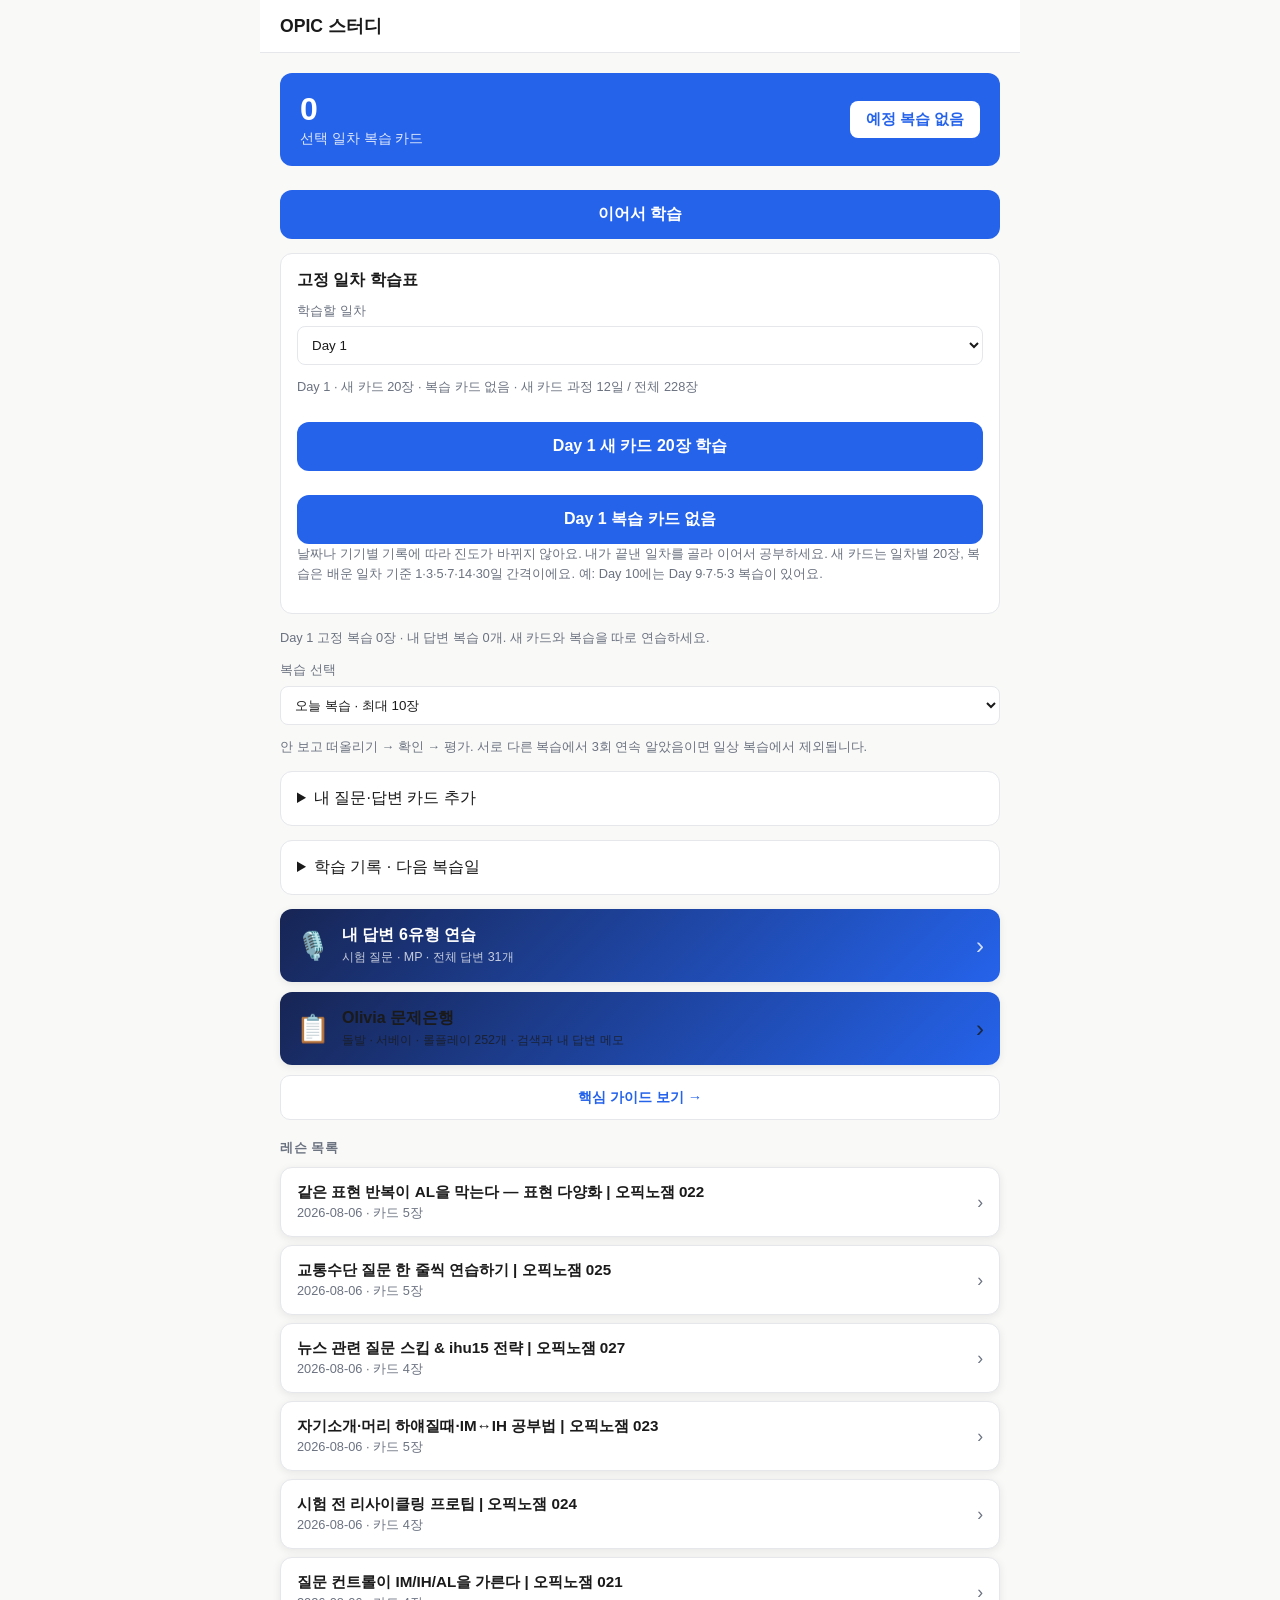
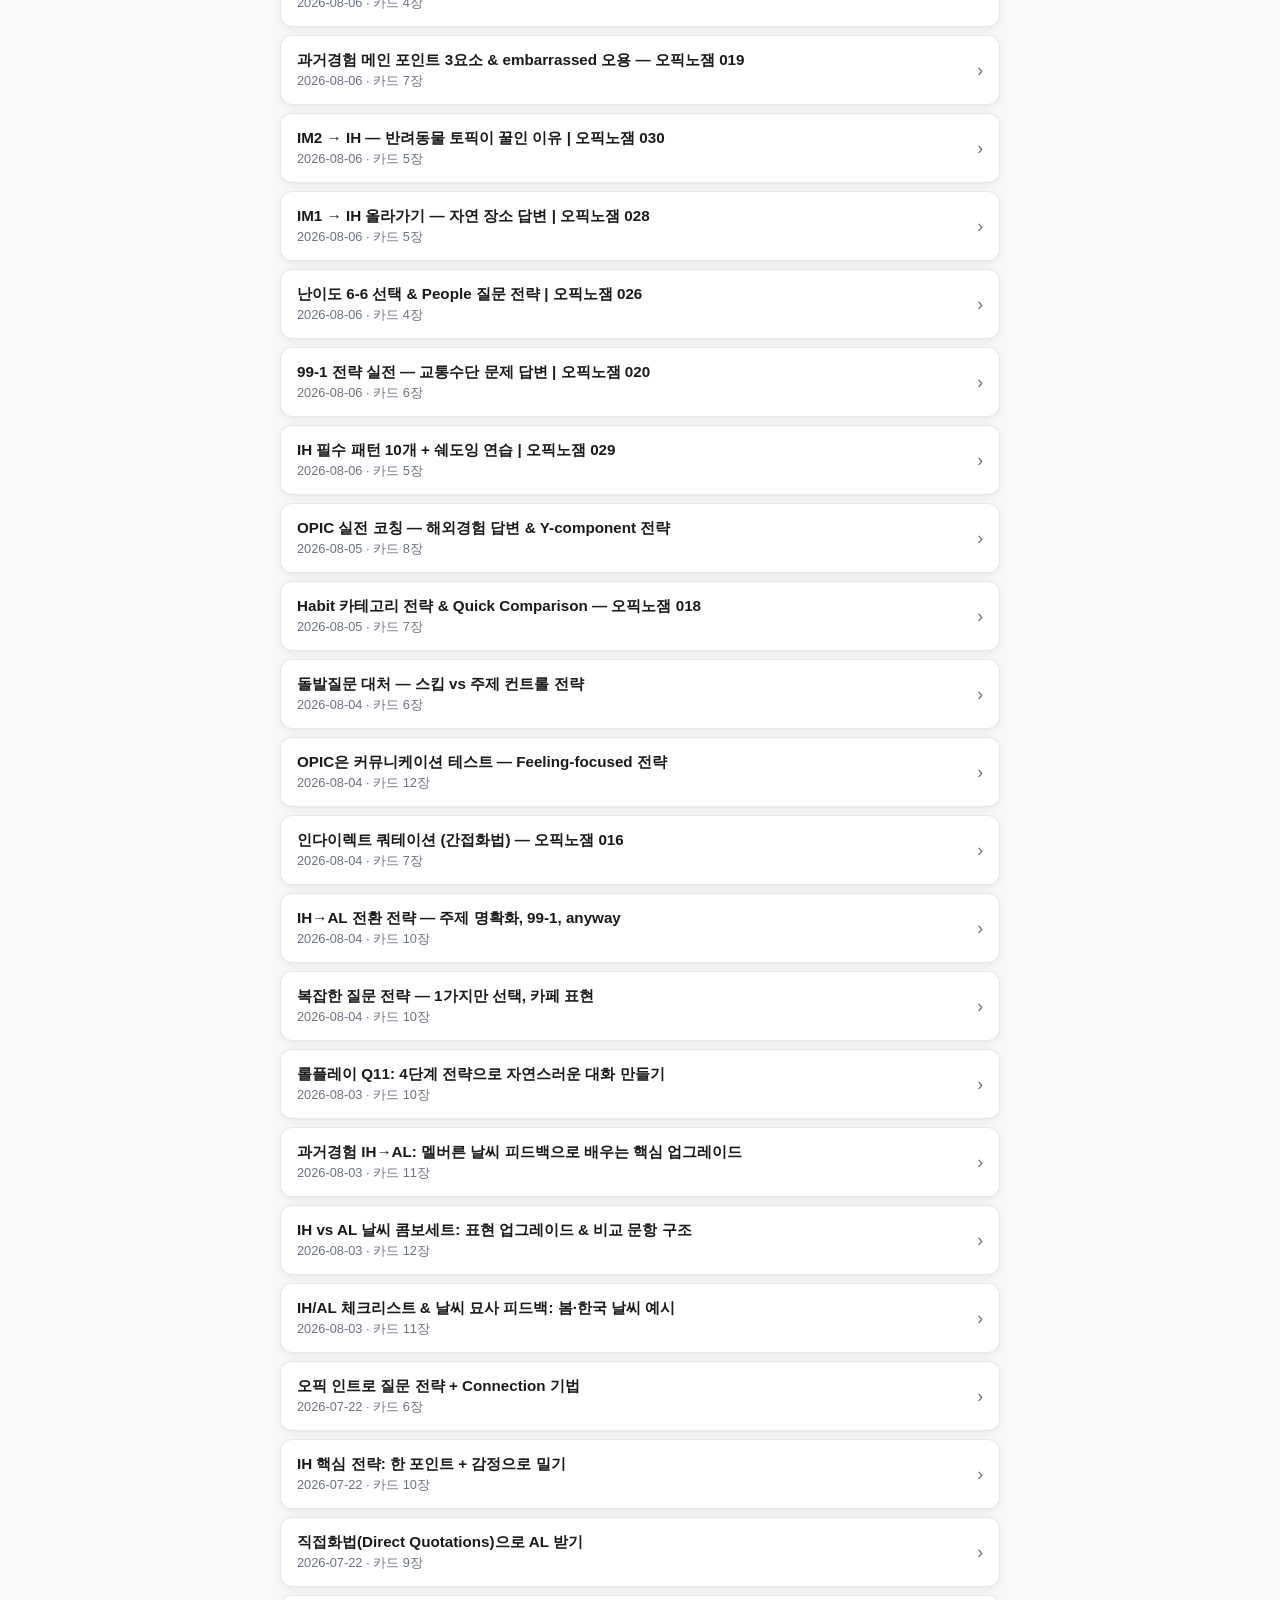
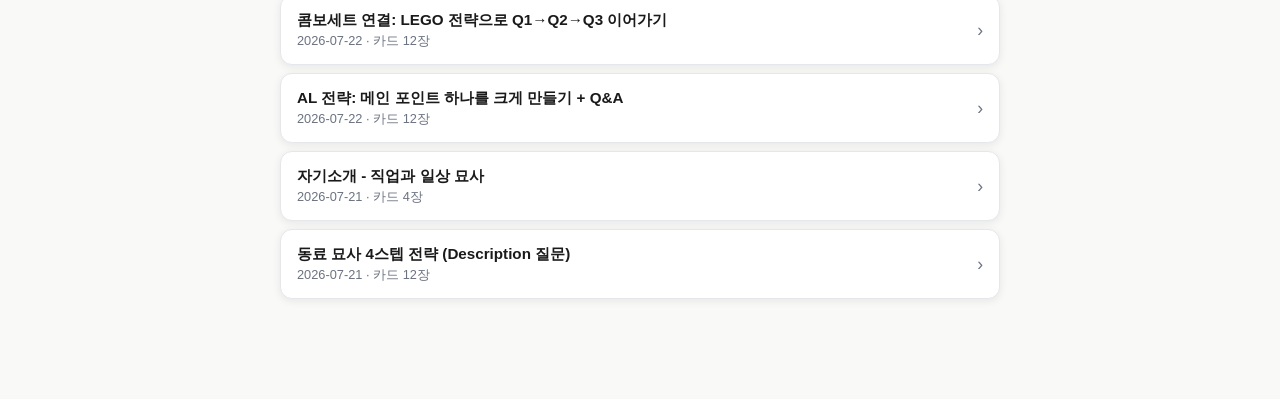
<file: docs/index.html>
<!DOCTYPE html>
<html lang="ko">
<head>
  <meta charset="UTF-8">
  <meta name="viewport" content="width=device-width, initial-scale=1.0">
  <meta name="theme-color" content="#2563eb">
  <meta name="apple-mobile-web-app-capable" content="yes">
  <meta name="apple-mobile-web-app-status-bar-style" content="default">
  <meta name="apple-mobile-web-app-title" content="OPIC 스터디">
  <title>OPIC 스터디</title>
  <link rel="manifest" href="manifest.json">
  <link rel="stylesheet" href="style.css?v=28">
</head>
<body>
  <div id="app">
    <header>
      <button class="back-btn" id="back-btn" style="display:none">‹</button>
      <h1 id="header-title">OPIC 스터디</h1>
    </header>
    <div id="home-view">
      <div class="home-section">
        <div class="due-banner">
          <div>
            <div class="count" id="due-count">…</div>
            <div class="label">선택 일차 복습 카드</div>
          </div>
          <button class="study-btn" id="study-btn">복습 시작</button>
        </div>
        <button id="resume-study-btn" class="note-study-btn" hidden>이어서 학습</button>
        <section class="study-calendar">
          <h2>고정 일차 학습표</h2>
          <label class="memory-context">학습할 일차
            <select id="course-day-picker" aria-label="학습할 일차"></select>
          </label>
          <p id="course-day" class="memory-context"></p>
          <button id="batch-study-btn" class="note-study-btn">오늘 새 카드 학습</button>
          <button id="day-review-btn" class="note-study-btn">이 일차의 복습 시작</button>
          <p class="memory-context">날짜나 기기별 기록에 따라 진도가 바뀌지 않아요. 내가 끝낸 일차를 골라 이어서 공부하세요. 새 카드는 일차별 20장, 복습은 배운 일차 기준 1·3·5·7·14·30일 간격이에요. 예: Day 10에는 Day 9·7·5·3 복습이 있어요.</p>
        </section>
        <p id="memory-today" class="memory-context" aria-live="polite"></p>
        <label class="memory-context">복습 선택
          <select id="review-mode">
            <option value="due">오늘 복습 · 최대 10장</option>
            <option value="weak">취약 카드 · 최대 10장</option>
            <option value="all">전체 카드 · 암기 완료 포함</option>
          </select>
        </label>
        <p class="memory-context">안 보고 떠올리기 → 확인 → 평가. 서로 다른 복습에서 3회 연속 알았음이면 일상 복습에서 제외됩니다.</p>
        <details class="memory-panel">
          <summary>내 질문·답변 카드 추가</summary>
          <form id="custom-card-form">
            <label class="memory-context">질문 / 한국어 힌트<input name="question" required maxlength="300"></label>
            <label class="memory-context">영어 답변<input name="answer" required maxlength="500"></label>
            <label class="memory-context">주제 / 연결할 장면<input name="topic" maxlength="100" placeholder="예: 커피 · 주말 부엌"></label>
            <button class="reveal-button" type="submit">카드 저장</button>
            <p id="custom-card-status" class="memory-context" aria-live="polite"></p>
          </form>
        </details>
        <details class="memory-panel">
          <summary>학습 기록 · 다음 복습일</summary>
          <ul id="today-study-list" class="today-study-list"><li>불러오는 중…</li></ul>
        </details>
        <button class="answer-study-entry" id="answer-study-btn">
          <span class="answer-entry-icon">🎙️</span>
          <span>
            <strong>내 답변 6유형 연습</strong>
            <small>시험 질문 · MP · 전체 답변 31개</small>
          </span>
          <span class="answer-entry-arrow">›</span>
        </button>
        <a href="questions.html" class="answer-study-entry" style="text-decoration:none;color:inherit">
          <span class="answer-entry-icon">📋</span>
          <span><strong>Olivia 문제은행</strong><small>돌발 · 서베이 · 롤플레이 252개 · 검색과 내 답변 메모</small></span>
          <span class="answer-entry-arrow">›</span>
        </a>
        <a href="guide.html" class="guide-btn">핵심 가이드 보기 →</a>
        <div class="section-title">레슨 목록</div>
        <ul class="lesson-list" id="lesson-list">
          <li class="empty"><p>레슨을 불러오는 중…</p></li>
        </ul>
      </div>
    </div>
    <div id="note-view" style="display:none">
      <div class="note-section">
        <div class="note-summary">
          <h2>핵심 요약</h2>
          <ul id="note-summary-list"></ul>
        </div>
        <div class="key-expressions">
          <h2>핵심 표현</h2>
          <ul class="expr-list" id="expr-list"></ul>
        </div>
        <button class="note-study-btn" id="note-study-btn">이 레슨 카드 복습</button>
      </div>
    </div>
    <div id="flashcard-view" style="display:none">
      <div class="flashcard-section" id="flashcard-container"></div>
    </div>
    <div id="answer-list-view" style="display:none">
      <div class="answer-study-section">
        <div class="answer-progress-card">
          <div>
            <strong id="answer-progress-count">0 / 31</strong>
            <span>학습 완료</span>
          </div>
          <button id="random-answer-btn">랜덤 연습</button>
        </div>
        <div class="answer-progress-track"><div id="answer-progress-fill"></div></div>
        <label class="answer-search">
          <span aria-hidden="true">⌕</span>
          <input id="answer-search-input" type="search" placeholder="집, 음악, 여행처럼 검색" autocomplete="off">
        </label>
        <div class="category-filters" id="category-filters">
          <button class="active" data-category="all">전체</button>
          <button data-category="D">묘사</button>
          <button data-category="H">습관</button>
          <button data-category="P">과거 경험</button>
          <button data-category="C">비교</button>
          <button data-category="R">롤플레이</button>
          <button data-category="A">고난도</button>
        </div>
        <p class="answer-result-count" id="answer-result-count"></p>
        <label class="memory-context">기억 상태
          <select id="answer-memory-filter">
            <option value="all">전체 답변</option>
            <option value="due">오늘 복습 · 새 답변 포함</option>
            <option value="weak">취약 답변</option>
            <option value="mastered">암기 완료</option>
          </select>
        </label>
        <ul class="answer-list" id="answer-list"></ul>
      </div>
    </div>
    <div id="answer-detail-view" style="display:none">
      <div class="answer-detail-section" id="answer-detail"></div>
    </div>
  </div>
  <script src="app.js?v=28"></script>
</body>
</html>
</file>
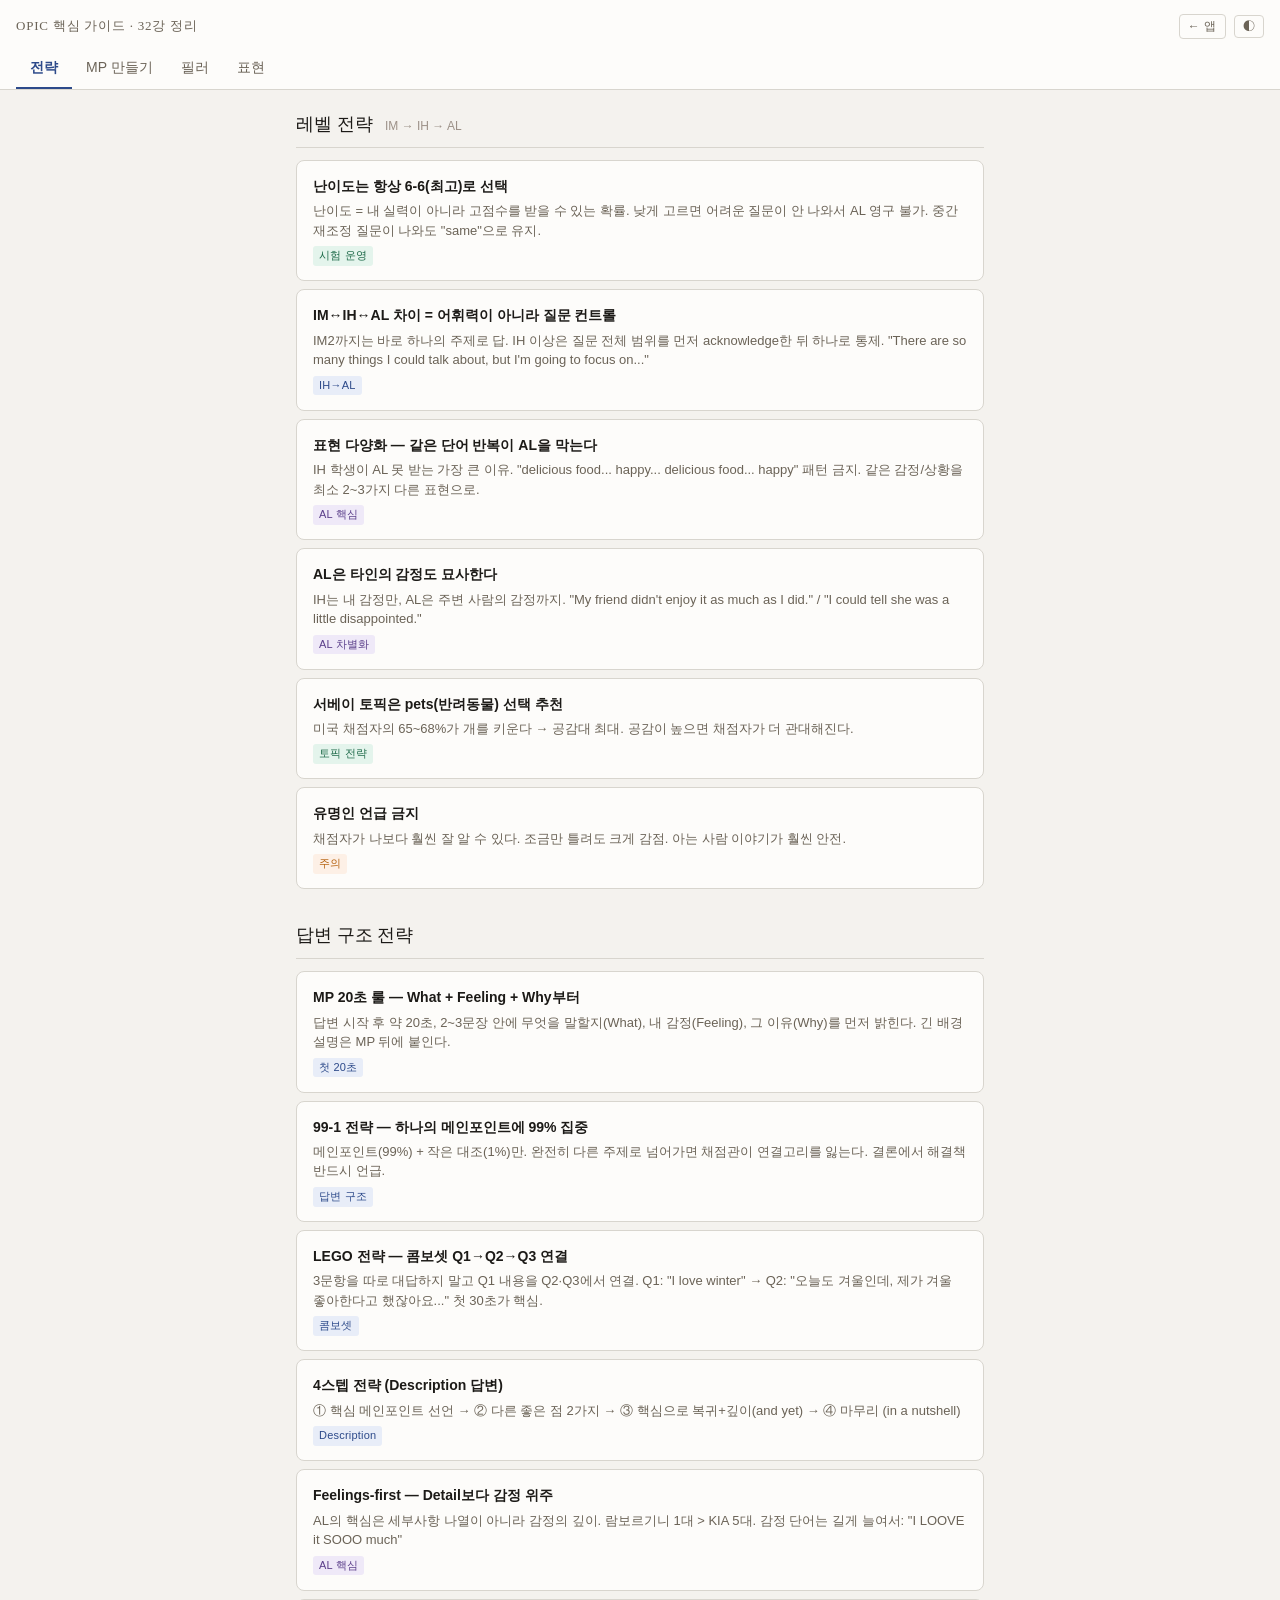
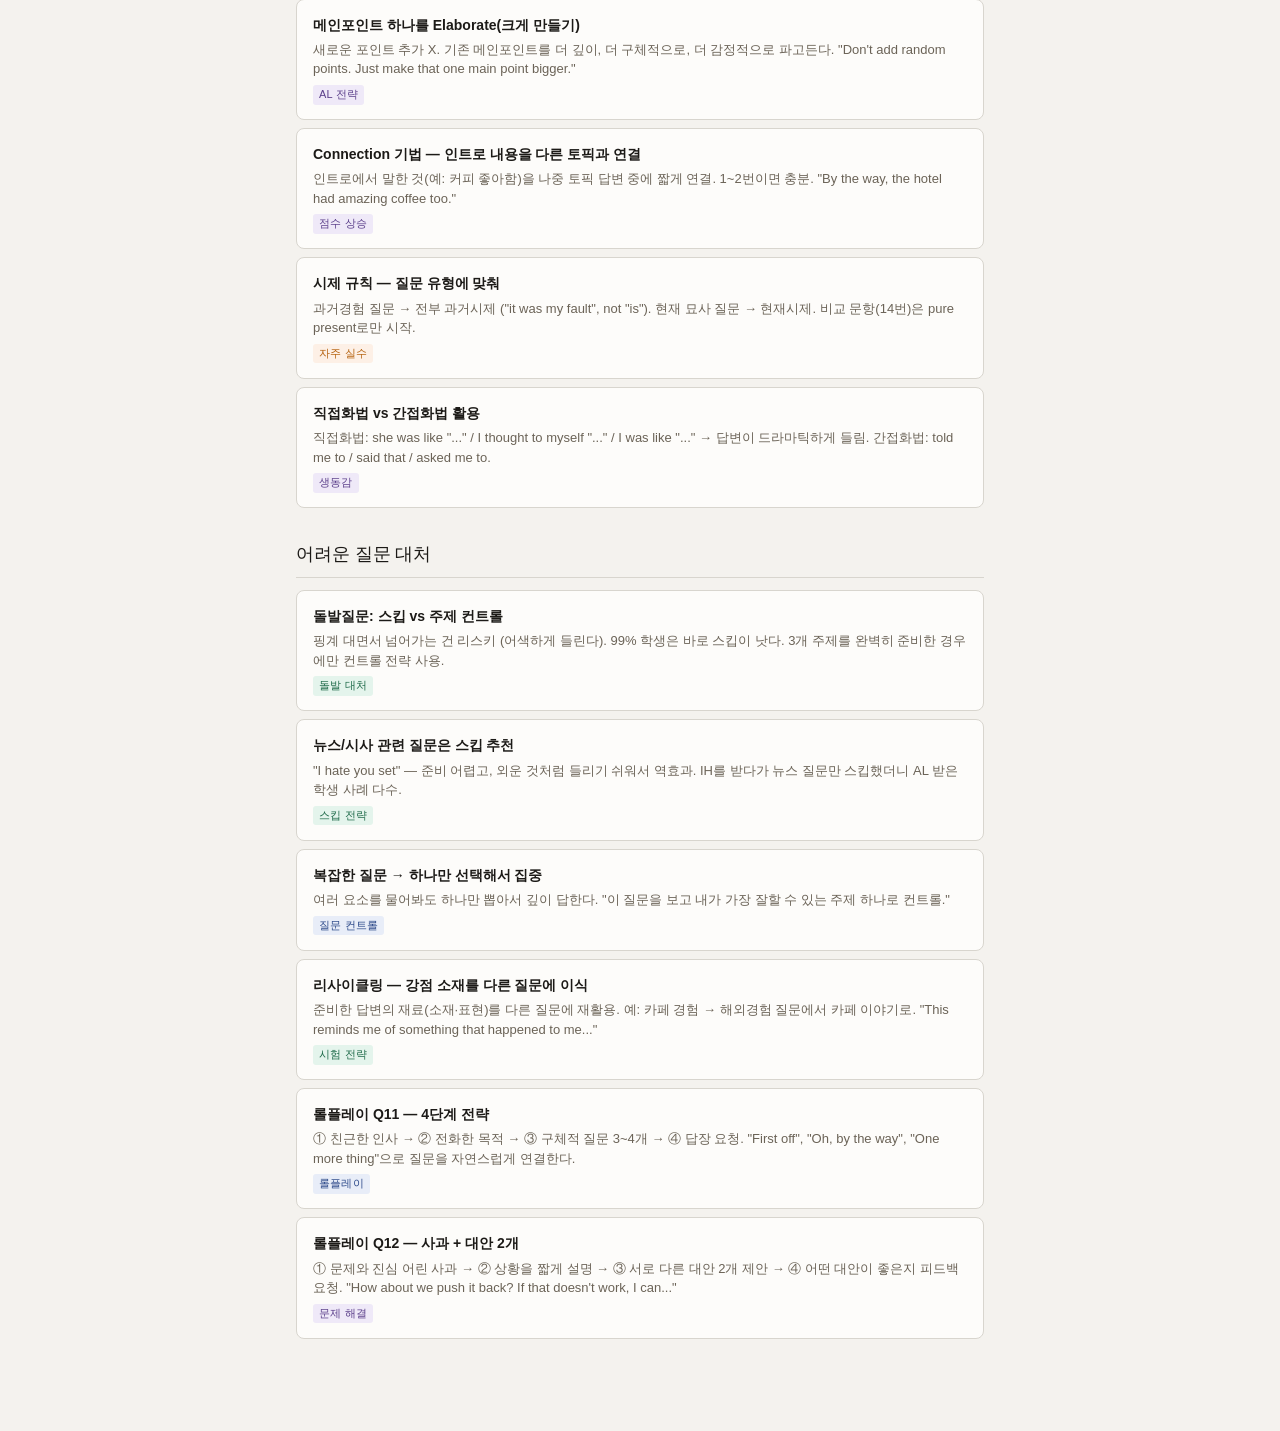
<file: docs/guide.html>
<!DOCTYPE html>
<html lang="ko">
<head>
  <meta charset="UTF-8">
  <meta name="viewport" content="width=device-width, initial-scale=1.0">
  <meta name="theme-color" content="#2D4A8A">
  <title>OPIC 핵심 가이드</title>
<style>
  :root {
    --bg: #F4F2EE;
    --surface: #FDFCFA;
    --surface2: #ECEAE5;
    --border: #D8D5CE;
    --text: #1C1A17;
    --text2: #6B6357;
    --text3: #9C9188;
    --accent: #2D4A8A;
    --accent-bg: #E8EDF8;
    --accent2: #B5620F;
    --accent2-bg: #FDF0E6;
    --green: #1F6B4A;
    --green-bg: #E4F4EC;
    --purple: #5B3F8A;
    --purple-bg: #EFE9F8;
  }
  @media (prefers-color-scheme: dark) {
    :root {
      --bg: #141210;
      --surface: #1E1C19;
      --surface2: #272420;
      --border: #353028;
      --text: #EDE9E2;
      --text2: #9C9188;
      --text3: #6B6357;
      --accent: #7A9FE0;
      --accent-bg: #1A2540;
      --accent2: #E08040;
      --accent2-bg: #2A1A0A;
      --green: #5DB88A;
      --green-bg: #0F2A1E;
      --purple: #A080D0;
      --purple-bg: #1E1530;
    }
  }
  :root[data-theme="dark"] {
    --bg: #141210;
    --surface: #1E1C19;
    --surface2: #272420;
    --border: #353028;
    --text: #EDE9E2;
    --text2: #9C9188;
    --text3: #6B6357;
    --accent: #7A9FE0;
    --accent-bg: #1A2540;
    --accent2: #E08040;
    --accent2-bg: #2A1A0A;
    --green: #5DB88A;
    --green-bg: #0F2A1E;
    --purple: #A080D0;
    --purple-bg: #1E1530;
  }
  :root[data-theme="light"] {
    --bg: #F4F2EE;
    --surface: #FDFCFA;
    --surface2: #ECEAE5;
    --border: #D8D5CE;
    --text: #1C1A17;
    --text2: #6B6357;
    --text3: #9C9188;
    --accent: #2D4A8A;
    --accent-bg: #E8EDF8;
    --accent2: #B5620F;
    --accent2-bg: #FDF0E6;
    --green: #1F6B4A;
    --green-bg: #E4F4EC;
    --purple: #5B3F8A;
    --purple-bg: #EFE9F8;
  }

  *, *::before, *::after { box-sizing: border-box; margin: 0; padding: 0; }

  body {
    background: var(--bg);
    color: var(--text);
    font-family: -apple-system, BlinkMacSystemFont, "Apple SD Gothic Neo", "Noto Sans KR", sans-serif;
    font-size: 15px;
    line-height: 1.6;
    min-height: 100vh;
  }

  .site-header {
    background: var(--surface);
    border-bottom: 1px solid var(--border);
    padding: 14px 16px 0;
    position: sticky;
    top: 0;
    z-index: 100;
  }
  .site-title {
    font-family: Georgia, "Times New Roman", serif;
    font-size: 13px;
    letter-spacing: 0.06em;
    color: var(--text2);
    text-transform: uppercase;
    margin-bottom: 12px;
    display: flex;
    justify-content: space-between;
    align-items: center;
  }
  .header-actions { display: flex; gap: 8px; align-items: center; }
  .back-link {
    background: none;
    border: 1px solid var(--border);
    border-radius: 4px;
    color: var(--text2);
    cursor: pointer;
    font-size: 12px;
    padding: 2px 8px;
    text-decoration: none;
    display: inline-block;
  }
  .theme-toggle {
    background: none;
    border: 1px solid var(--border);
    border-radius: 4px;
    color: var(--text2);
    cursor: pointer;
    font-size: 12px;
    padding: 2px 8px;
  }
  .tabs {
    display: flex;
    gap: 0;
    overflow-x: auto;
    scrollbar-width: none;
  }
  .tabs::-webkit-scrollbar { display: none; }
  .tab-btn {
    background: none;
    border: none;
    border-bottom: 2px solid transparent;
    color: var(--text2);
    cursor: pointer;
    font-size: 14px;
    font-family: inherit;
    padding: 8px 14px 10px;
    white-space: nowrap;
    transition: color 0.15s, border-color 0.15s;
    font-weight: 500;
  }
  .tab-btn:hover { color: var(--text); }
  .tab-btn.active {
    color: var(--accent);
    border-bottom-color: var(--accent);
    font-weight: 600;
  }

  .tab-panel { display: none; padding: 20px 16px 60px; max-width: 720px; margin: 0 auto; }
  .tab-panel.active { display: block; }

  .section { margin-bottom: 32px; }
  .section-title {
    font-family: Georgia, serif;
    font-size: 18px;
    font-weight: normal;
    color: var(--text);
    margin-bottom: 12px;
    padding-bottom: 8px;
    border-bottom: 1px solid var(--border);
    text-wrap: balance;
  }
  .section-title span {
    font-size: 12px;
    font-family: -apple-system, sans-serif;
    color: var(--text3);
    font-weight: normal;
    margin-left: 8px;
  }

  .strategy-card {
    background: var(--surface);
    border: 1px solid var(--border);
    border-radius: 8px;
    padding: 14px 16px;
    margin-bottom: 8px;
  }
  .strategy-card .rule { font-weight: 600; font-size: 14px; color: var(--text); margin-bottom: 4px; }
  .strategy-card .desc { font-size: 13px; color: var(--text2); line-height: 1.5; }
  .strategy-card .tag {
    display: inline-block;
    font-size: 11px;
    border-radius: 3px;
    padding: 1px 6px;
    margin-top: 6px;
    font-weight: 500;
    letter-spacing: 0.02em;
  }
  .tag-al { background: var(--purple-bg); color: var(--purple); }
  .tag-ih { background: var(--accent-bg); color: var(--accent); }
  .tag-warn { background: var(--accent2-bg); color: var(--accent2); }
  .tag-tip { background: var(--green-bg); color: var(--green); }

  .filler-group { margin-bottom: 20px; }
  .filler-label {
    font-size: 11px;
    font-weight: 700;
    letter-spacing: 0.1em;
    text-transform: uppercase;
    color: var(--text3);
    margin-bottom: 8px;
  }
  .filler-chips { display: flex; flex-wrap: wrap; gap: 6px; }
  .filler-chip {
    background: var(--surface);
    border: 1px solid var(--border);
    border-radius: 20px;
    padding: 5px 12px;
    font-size: 13px;
    line-height: 1.3;
  }
  .filler-chip .en { font-family: "Courier New", Courier, monospace; font-size: 13px; color: var(--text); font-weight: 600; }
  .filler-chip .ko { font-size: 11px; color: var(--text2); margin-left: 4px; }

  .expr-card {
    background: var(--surface);
    border: 1px solid var(--border);
    border-radius: 8px;
    padding: 12px 14px;
    margin-bottom: 6px;
  }
  .expr-card .en { font-family: "Courier New", Courier, monospace; font-size: 14px; color: var(--text); font-weight: 700; line-height: 1.4; }
  .expr-card .ko { font-size: 12px; color: var(--text2); margin-top: 3px; }
  .expr-card .note { font-size: 11.5px; color: var(--text3); margin-top: 4px; font-style: italic; }
  .expr-card .example { font-size: 12px; color: var(--accent); margin-top: 6px; padding-top: 6px; border-top: 1px solid var(--border); font-family: "Courier New", Courier, monospace; line-height: 1.45; }

  .step-row { display: flex; gap: 12px; align-items: flex-start; padding: 10px 14px; background: var(--surface); border: 1px solid var(--border); border-radius: 8px; margin-bottom: 6px; }
  .step-num { flex-shrink: 0; width: 26px; height: 26px; border-radius: 50%; background: var(--accent-bg); color: var(--accent); font-size: 13px; font-weight: 700; display: flex; align-items: center; justify-content: center; }
  .step-body .step-title { font-size: 14px; font-weight: 600; margin-bottom: 2px; }
  .step-body .step-desc { font-size: 13px; color: var(--text2); }
  .step-body .step-example { font-family: "Courier New", monospace; font-size: 12px; color: var(--accent); margin-top: 4px; }

  .formula-box { background: var(--accent-bg); border: 1px solid var(--accent); border-left: 4px solid var(--accent); border-radius: 0 8px 8px 0; padding: 12px 16px; margin-bottom: 16px; }
  .formula-box .formula-label { font-size: 10px; font-weight: 700; letter-spacing: 0.1em; text-transform: uppercase; color: var(--accent); margin-bottom: 4px; }
  .formula-box .formula-text { font-size: 15px; font-weight: 600; color: var(--text); }
  .formula-box .formula-sub { font-size: 12px; color: var(--text2); margin-top: 4px; }

  .warn-box { background: var(--accent2-bg); border-left: 4px solid var(--accent2); border-radius: 0 8px 8px 0; padding: 10px 14px; margin-bottom: 16px; font-size: 13px; color: var(--text2); }
  .warn-box strong { color: var(--accent2); }

  .divider { height: 1px; background: var(--border); margin: 24px 0; }
</style>
</head>
<body>

<header class="site-header">
  <div class="site-title">
    OPIC 핵심 가이드 · 32강 정리
    <div class="header-actions">
      <a href="index.html" class="back-link">← 앱</a>
      <button class="theme-toggle" onclick="toggleTheme()">◐</button>
    </div>
  </div>
  <nav class="tabs" role="tablist">
    <button class="tab-btn active" onclick="switchTab('strategy', this)">전략</button>
    <button class="tab-btn" onclick="switchTab('mp', this)">MP 만들기</button>
    <button class="tab-btn" onclick="switchTab('fillers', this)">필러</button>
    <button class="tab-btn" onclick="switchTab('expressions', this)">표현</button>
  </nav>
</header>

<!-- ============ TAB: 전략 ============ -->
<section id="tab-strategy" class="tab-panel active">

  <div class="section">
    <h2 class="section-title">레벨 전략 <span>IM → IH → AL</span></h2>
    <div class="strategy-card">
      <div class="rule">난이도는 항상 6-6(최고)로 선택</div>
      <div class="desc">난이도 = 내 실력이 아니라 고점수를 받을 수 있는 확률. 낮게 고르면 어려운 질문이 안 나와서 AL 영구 불가. 중간 재조정 질문이 나와도 "same"으로 유지.</div>
      <span class="tag tag-tip">시험 운영</span>
    </div>
    <div class="strategy-card">
      <div class="rule">IM↔IH↔AL 차이 = 어휘력이 아니라 질문 컨트롤</div>
      <div class="desc">IM2까지는 바로 하나의 주제로 답. IH 이상은 질문 전체 범위를 먼저 acknowledge한 뒤 하나로 통제. "There are so many things I could talk about, but I'm going to focus on..."</div>
      <span class="tag tag-ih">IH→AL</span>
    </div>
    <div class="strategy-card">
      <div class="rule">표현 다양화 — 같은 단어 반복이 AL을 막는다</div>
      <div class="desc">IH 학생이 AL 못 받는 가장 큰 이유. "delicious food... happy... delicious food... happy" 패턴 금지. 같은 감정/상황을 최소 2~3가지 다른 표현으로.</div>
      <span class="tag tag-al">AL 핵심</span>
    </div>
    <div class="strategy-card">
      <div class="rule">AL은 타인의 감정도 묘사한다</div>
      <div class="desc">IH는 내 감정만, AL은 주변 사람의 감정까지. "My friend didn't enjoy it as much as I did." / "I could tell she was a little disappointed."</div>
      <span class="tag tag-al">AL 차별화</span>
    </div>
    <div class="strategy-card">
      <div class="rule">서베이 토픽은 pets(반려동물) 선택 추천</div>
      <div class="desc">미국 채점자의 65~68%가 개를 키운다 → 공감대 최대. 공감이 높으면 채점자가 더 관대해진다.</div>
      <span class="tag tag-tip">토픽 전략</span>
    </div>
    <div class="strategy-card">
      <div class="rule">유명인 언급 금지</div>
      <div class="desc">채점자가 나보다 훨씬 잘 알 수 있다. 조금만 틀려도 크게 감점. 아는 사람 이야기가 훨씬 안전.</div>
      <span class="tag tag-warn">주의</span>
    </div>
  </div>

  <div class="section">
    <h2 class="section-title">답변 구조 전략</h2>
    <div class="strategy-card">
      <div class="rule">MP 20초 룰 — What + Feeling + Why부터</div>
      <div class="desc">답변 시작 후 약 20초, 2~3문장 안에 무엇을 말할지(What), 내 감정(Feeling), 그 이유(Why)를 먼저 밝힌다. 긴 배경 설명은 MP 뒤에 붙인다.</div>
      <span class="tag tag-ih">첫 20초</span>
    </div>
    <div class="strategy-card">
      <div class="rule">99-1 전략 — 하나의 메인포인트에 99% 집중</div>
      <div class="desc">메인포인트(99%) + 작은 대조(1%)만. 완전히 다른 주제로 넘어가면 채점관이 연결고리를 잃는다. 결론에서 해결책 반드시 언급.</div>
      <span class="tag tag-ih">답변 구조</span>
    </div>
    <div class="strategy-card">
      <div class="rule">LEGO 전략 — 콤보셋 Q1→Q2→Q3 연결</div>
      <div class="desc">3문항을 따로 대답하지 말고 Q1 내용을 Q2·Q3에서 연결. Q1: "I love winter" → Q2: "오늘도 겨울인데, 제가 겨울 좋아한다고 했잖아요..." 첫 30초가 핵심.</div>
      <span class="tag tag-ih">콤보셋</span>
    </div>
    <div class="strategy-card">
      <div class="rule">4스텝 전략 (Description 답변)</div>
      <div class="desc">① 핵심 메인포인트 선언 → ② 다른 좋은 점 2가지 → ③ 핵심으로 복귀+깊이(and yet) → ④ 마무리 (in a nutshell)</div>
      <span class="tag tag-ih">Description</span>
    </div>
    <div class="strategy-card">
      <div class="rule">Feelings-first — Detail보다 감정 위주</div>
      <div class="desc">AL의 핵심은 세부사항 나열이 아니라 감정의 깊이. 람보르기니 1대 &gt; KIA 5대. 감정 단어는 길게 늘여서: "I LOOVE it SOOO much"</div>
      <span class="tag tag-al">AL 핵심</span>
    </div>
    <div class="strategy-card">
      <div class="rule">메인포인트 하나를 Elaborate(크게 만들기)</div>
      <div class="desc">새로운 포인트 추가 X. 기존 메인포인트를 더 깊이, 더 구체적으로, 더 감정적으로 파고든다. "Don't add random points. Just make that one main point bigger."</div>
      <span class="tag tag-al">AL 전략</span>
    </div>
    <div class="strategy-card">
      <div class="rule">Connection 기법 — 인트로 내용을 다른 토픽과 연결</div>
      <div class="desc">인트로에서 말한 것(예: 커피 좋아함)을 나중 토픽 답변 중에 짧게 연결. 1~2번이면 충분. "By the way, the hotel had amazing coffee too."</div>
      <span class="tag tag-al">점수 상승</span>
    </div>
    <div class="strategy-card">
      <div class="rule">시제 규칙 — 질문 유형에 맞춰</div>
      <div class="desc">과거경험 질문 → 전부 과거시제 ("it was my fault", not "is"). 현재 묘사 질문 → 현재시제. 비교 문항(14번)은 pure present로만 시작.</div>
      <span class="tag tag-warn">자주 실수</span>
    </div>
    <div class="strategy-card">
      <div class="rule">직접화법 vs 간접화법 활용</div>
      <div class="desc">직접화법: she was like "..." / I thought to myself "..." / I was like "..." → 답변이 드라마틱하게 들림. 간접화법: told me to / said that / asked me to.</div>
      <span class="tag tag-al">생동감</span>
    </div>
  </div>

  <div class="section">
    <h2 class="section-title">어려운 질문 대처</h2>
    <div class="strategy-card">
      <div class="rule">돌발질문: 스킵 vs 주제 컨트롤</div>
      <div class="desc">핑계 대면서 넘어가는 건 리스키 (어색하게 들린다). 99% 학생은 바로 스킵이 낫다. 3개 주제를 완벽히 준비한 경우에만 컨트롤 전략 사용.</div>
      <span class="tag tag-tip">돌발 대처</span>
    </div>
    <div class="strategy-card">
      <div class="rule">뉴스/시사 관련 질문은 스킵 추천</div>
      <div class="desc">"I hate you set" — 준비 어렵고, 외운 것처럼 들리기 쉬워서 역효과. IH를 받다가 뉴스 질문만 스킵했더니 AL 받은 학생 사례 다수.</div>
      <span class="tag tag-tip">스킵 전략</span>
    </div>
    <div class="strategy-card">
      <div class="rule">복잡한 질문 → 하나만 선택해서 집중</div>
      <div class="desc">여러 요소를 물어봐도 하나만 뽑아서 깊이 답한다. "이 질문을 보고 내가 가장 잘할 수 있는 주제 하나로 컨트롤."</div>
      <span class="tag tag-ih">질문 컨트롤</span>
    </div>
    <div class="strategy-card">
      <div class="rule">리사이클링 — 강점 소재를 다른 질문에 이식</div>
      <div class="desc">준비한 답변의 재료(소재·표현)를 다른 질문에 재활용. 예: 카페 경험 → 해외경험 질문에서 카페 이야기로. "This reminds me of something that happened to me..."</div>
      <span class="tag tag-tip">시험 전략</span>
    </div>
    <div class="strategy-card">
      <div class="rule">롤플레이 Q11 — 4단계 전략</div>
      <div class="desc">① 친근한 인사 → ② 전화한 목적 → ③ 구체적 질문 3~4개 → ④ 답장 요청. "First off", "Oh, by the way", "One more thing"으로 질문을 자연스럽게 연결한다.</div>
      <span class="tag tag-ih">롤플레이</span>
    </div>
    <div class="strategy-card">
      <div class="rule">롤플레이 Q12 — 사과 + 대안 2개</div>
      <div class="desc">① 문제와 진심 어린 사과 → ② 상황을 짧게 설명 → ③ 서로 다른 대안 2개 제안 → ④ 어떤 대안이 좋은지 피드백 요청. "How about we push it back? If that doesn't work, I can..."</div>
      <span class="tag tag-al">문제 해결</span>
    </div>
  </div>

</section>

<!-- ============ TAB: MP 만들기 ============ -->
<section id="tab-mp" class="tab-panel">

  <div class="section">
    <h2 class="section-title">MP 공식</h2>
    <div class="formula-box">
      <div class="formula-label">기본 공식</div>
      <div class="formula-text">[주제] + [좋은지 / 싫은지] + [이유 한 줄]</div>
      <div class="formula-sub">첫 20초(약 2~3문장) 안에 What + Feeling + Why를 crystal clear하게</div>
    </div>
    <div class="warn-box">
      <strong>사계절 함정:</strong> 네 계절을 하나씩 설명하면 10초 낭비. "Korea has four seasons, but my favorite is fall." — 2초면 충분. OPIC 채점관은 메시지가 명확한지를 본다.
    </div>
    <div class="warn-box">
      <strong>embarrassed는 '창피한/민망한' 감정:</strong> 단순히 예상 밖이라 당황했다면 taken aback, flustered, confused가 더 정확하다. shocked는 강한 충격을 뜻한다.
    </div>
  </div>

  <div class="section">
    <h2 class="section-title">과거경험 MP 3요소</h2>
    <div class="formula-box">
      <div class="formula-label">과거경험 구조</div>
      <div class="formula-text">사건(What) + 감정(How I felt) + 이유(Why)</div>
      <div class="formula-sub">→ 상세 디테일 → 결론(그 경험의 의미)</div>
    </div>
    <div class="step-row">
      <div class="step-num">1</div>
      <div class="step-body">
        <div class="step-title">메인 포인트 선언</div>
        <div class="step-desc">무슨 일이 있었는지 + 어떤 감정이었는지 한 문장으로</div>
        <div class="step-example">"He approached me and said hello, which was really embarrassing."</div>
      </div>
    </div>
    <div class="step-row">
      <div class="step-num">2</div>
      <div class="step-body">
        <div class="step-title">감정의 이유 설명</div>
        <div class="step-desc">왜 그 감정이었는지 구체적으로 — IH와 IM을 가르는 지점</div>
        <div class="step-example">"I felt embarrassed because I didn't know what to say."</div>
      </div>
    </div>
    <div class="step-row">
      <div class="step-num">3</div>
      <div class="step-body">
        <div class="step-title">구체적 디테일</div>
        <div class="step-desc">직접화법 활용해서 생동감 추가</div>
        <div class="step-example">"I thought to myself, 'holy cow, what do I do now?'"</div>
      </div>
    </div>
    <div class="step-row">
      <div class="step-num">4</div>
      <div class="step-body">
        <div class="step-title">결론 — 경험의 의미</div>
        <div class="step-desc">Overall로 시작해서 그 경험이 나에게 어떤 의미인지</div>
        <div class="step-example">"Overall, it was embarrassing, but it made me realize how important small talk is."</div>
      </div>
    </div>
  </div>

  <div class="section">
    <h2 class="section-title">Description 4스텝</h2>
    <div class="step-row">
      <div class="step-num">1</div>
      <div class="step-body">
        <div class="step-title">핵심 메인포인트 선언</div>
        <div class="step-desc">나는 ~를 존경한다, 왜냐면 항상 ~하기 때문</div>
        <div class="step-example">"Let me tell you about one of my seniors. I really admire her because she's always so positive."</div>
      </div>
    </div>
    <div class="step-row">
      <div class="step-num">2</div>
      <div class="step-body">
        <div class="step-title">다른 좋은 점 2가지</div>
        <div class="step-desc">Text Type 다양성 확보 — 예시로 보여주기</div>
        <div class="step-example">"Of course, she has other great qualities as well. For example, she's never late for work."</div>
      </div>
    </div>
    <div class="step-row">
      <div class="step-num">3</div>
      <div class="step-body">
        <div class="step-title">핵심으로 복귀 + 깊이</div>
        <div class="step-desc">and yet / but으로 반전하면서 구체적 상황 추가</div>
        <div class="step-example">"The one thing I love about her the most is... She's actually pregnant now, and yet she never complains."</div>
      </div>
    </div>
    <div class="step-row">
      <div class="step-num">4</div>
      <div class="step-body">
        <div class="step-title">마무리</div>
        <div class="step-desc">in a nutshell / Overall로 깔끔하게 끝내기</div>
        <div class="step-example">"So yeah, that's my senior in a nutshell."</div>
      </div>
    </div>
  </div>

  <div class="section">
    <h2 class="section-title">Habit MP 구조</h2>
    <div class="formula-box">
      <div class="formula-label">Habit 카테고리</div>
      <div class="formula-text">I'm such a [X]. → 습관 묘사 → Quick Comparison → 결론</div>
      <div class="formula-sub">Quick Comparison: "It's kind of like a private cafe or bar, but..." — X는 Y와 비슷한데 다른 점은 Z다</div>
    </div>
    <div class="strategy-card">
      <div class="rule">I'm such a foodie.</div>
      <div class="desc">Habit 카테고리 메인포인트 선언 패턴. "I'm such a + 명사" → 나는 정말 ~인 사람이다. I'm such a coffee person. / I'm such a homebody.</div>
    </div>
    <div class="strategy-card">
      <div class="rule">I'm a [X] person. 패턴</div>
      <div class="desc">나의 성향/체질을 한 단어로: I'm a winter person. / I'm a people person. / I'm a sweat person (땀이 많은 체질).</div>
    </div>
  </div>

  <div class="section">
    <h2 class="section-title">Comparison 비교·변화 구조</h2>
    <div class="formula-box">
      <div class="formula-label">Comparison 카테고리</div>
      <div class="formula-text">현재 MP → 짧은 과거 → 결정적 차이 1개 → 현재 감정</div>
      <div class="formula-sub">비교 기준을 하나로 고정한다: 편리함, 비용, 취향, 기술처럼 가장 말하기 쉬운 차이 하나</div>
    </div>
    <div class="strategy-card">
      <div class="rule">현재를 먼저 선명하게 선언</div>
      <div class="desc">"These days, ordering food is incredibly convenient."처럼 현재 상태와 평가부터 말한 뒤 과거로 이동한다.</div>
    </div>
    <div class="strategy-card">
      <div class="rule">과거는 2~3문장, 감정으로 복귀</div>
      <div class="desc">과거 설명을 길게 늘이지 말고 핵심 차이를 강조한 뒤 "That's why I find it much easier now."로 현재 감정을 정리한다.</div>
    </div>
  </div>

  <div class="section">
    <h2 class="section-title">Y-component — 해외경험</h2>
    <div class="formula-box">
      <div class="formula-label">Y-component</div>
      <div class="formula-text">왜 이 경험이 내 삶에 의미 있는지 설명</div>
      <div class="formula-sub">단순 사건 나열이 아니라 나에게 어떤 영향을 줬는지까지 — AL 차별화 포인트</div>
    </div>
    <div class="strategy-card">
      <div class="rule">"I don't really remember the exact details, but..."</div>
      <div class="desc">해외경험에서 세부사항이 기억 안 날 때 자연스럽게 쓰는 표현. 이후 감정/의미로 연결.</div>
    </div>
    <div class="strategy-card">
      <div class="rule">자연 장소는 mountain 또는 beach 중 하나만</div>
      <div class="desc">여러 장소 나열 금지. 하나를 선택해서 집중. 채점관이 메인 포인트를 잃지 않게.</div>
    </div>
  </div>

</section>

<!-- ============ TAB: 필러 ============ -->
<section id="tab-fillers" class="tab-panel">

  <div class="section">
    <h2 class="section-title">생각할 때 버티는 필러</h2>
    <div class="warn-box">
      <strong>침묵(silence)은 감점 요인.</strong> 막히면 바로 필러로 채워라. <strong>mmm은 콩글리쉬</strong> — 반드시 um으로.
    </div>
    <div class="filler-group">
      <div class="filler-label">즉각 쓸 수 있는 필러</div>
      <div class="filler-chips">
        <div class="filler-chip"><span class="en">You know,</span><span class="ko">있잖아요</span></div>
        <div class="filler-chip"><span class="en">Um,</span><span class="ko">어... (mmm 아님)</span></div>
        <div class="filler-chip"><span class="en">I mean,</span><span class="ko">그러니까</span></div>
        <div class="filler-chip"><span class="en">Like,</span><span class="ko">이렇게</span></div>
        <div class="filler-chip"><span class="en">Well,</span><span class="ko">음...</span></div>
        <div class="filler-chip"><span class="en">Oh,</span><span class="ko">오 (자연스러운 반응)</span></div>
        <div class="filler-chip"><span class="en">So,</span><span class="ko">그래서</span></div>
      </div>
    </div>
    <div class="filler-group">
      <div class="filler-label">조합해서 쓰기</div>
      <div class="filler-chips">
        <div class="filler-chip"><span class="en">Well, you know,</span><span class="ko">있잖아요, 그게</span></div>
        <div class="filler-chip"><span class="en">You know, I mean,</span><span class="ko">그러니까 있잖아</span></div>
        <div class="filler-chip"><span class="en">Well, you know, first things first.</span><span class="ko">우선 먼저</span></div>
      </div>
    </div>
  </div>

  <div class="section">
    <h2 class="section-title">답변 시작 필러</h2>
    <div class="filler-group">
      <div class="filler-label">자연스러운 시작 표현</div>
      <div class="filler-chips">
        <div class="filler-chip"><span class="en">Let me tell you about...</span><span class="ko">~에 대해 얘기해볼게요</span></div>
        <div class="filler-chip"><span class="en">Here's the thing.</span><span class="ko">이게 바로 그건데요</span></div>
        <div class="filler-chip"><span class="en">Here's the deal.</span><span class="ko">이렇게 된 거예요</span></div>
        <div class="filler-chip"><span class="en">I know this might sound random, but...</span><span class="ko">뜬금없이 들릴 수도 있는데</span></div>
        <div class="filler-chip"><span class="en">Honestly,</span><span class="ko">솔직히 말해서</span></div>
      </div>
    </div>
    <div class="filler-group">
      <div class="filler-label">결론부터 여는 10개 패턴</div>
      <div class="filler-chips">
        <div class="filler-chip"><span class="en">Here's the bottom line:</span><span class="ko">결론은 이겁니다</span></div>
        <div class="filler-chip"><span class="en">Let me cut to the chase:</span><span class="ko">바로 본론부터 말하면</span></div>
        <div class="filler-chip"><span class="en">The main thing is:</span><span class="ko">가장 중요한 건</span></div>
        <div class="filler-chip"><span class="en">Put simply,</span><span class="ko">간단히 말해서</span></div>
        <div class="filler-chip"><span class="en">To keep it short,</span><span class="ko">짧게 말하자면</span></div>
        <div class="filler-chip"><span class="en">Straight up,</span><span class="ko">솔직히 말해서</span></div>
        <div class="filler-chip"><span class="en">To put it plainly,</span><span class="ko">알기 쉽게 말하면</span></div>
        <div class="filler-chip"><span class="en">Here's what really matters:</span><span class="ko">정말 중요한 건</span></div>
        <div class="filler-chip"><span class="en">If I'm honest,</span><span class="ko">솔직한 심정은</span></div>
        <div class="filler-chip"><span class="en">I'll be upfront:</span><span class="ko">솔직히 털어놓자면</span></div>
      </div>
    </div>
  </div>

  <div class="section">
    <h2 class="section-title">결론 & 전환 필러</h2>
    <div class="filler-group">
      <div class="filler-label">결론 시작</div>
      <div class="filler-chips">
        <div class="filler-chip"><span class="en">Overall,</span><span class="ko">전반적으로 / 결론은</span></div>
        <div class="filler-chip"><span class="en">Here's the bottom line.</span><span class="ko">결론은 이거예요</span></div>
        <div class="filler-chip"><span class="en">In a nutshell,</span><span class="ko">한마디로</span></div>
        <div class="filler-chip"><span class="en">So yeah,</span><span class="ko">그러니까요</span></div>
        <div class="filler-chip"><span class="en">Long story short,</span><span class="ko">짧게 말하면</span></div>
        <div class="filler-chip"><span class="en">The bottom line is...</span><span class="ko">핵심은...</span></div>
      </div>
    </div>
    <div class="filler-group">
      <div class="filler-label">메인포인트로 복귀</div>
      <div class="filler-chips">
        <div class="filler-chip"><span class="en">Anyway,</span><span class="ko">어쨌든 (주제 복귀)</span></div>
        <div class="filler-chip"><span class="en">But yeah,</span><span class="ko">하지만 결국</span></div>
        <div class="filler-chip"><span class="en">I guess what I'm trying to say is...</span><span class="ko">제가 말하려는 건...</span></div>
      </div>
    </div>
    <div class="filler-group">
      <div class="filler-label">연결 & 리사이클링</div>
      <div class="filler-chips">
        <div class="filler-chip"><span class="en">By the way,</span><span class="ko">그러고 보니</span></div>
        <div class="filler-chip"><span class="en">Speaking of which,</span><span class="ko">그 말이 나왔으니</span></div>
        <div class="filler-chip"><span class="en">That reminds me of...</span><span class="ko">그게 생각나는데</span></div>
        <div class="filler-chip"><span class="en">As I mentioned earlier,</span><span class="ko">아까 말했듯이</span></div>
        <div class="filler-chip"><span class="en">This reminds me of something that happened...</span><span class="ko">이게 제게 있었던 일이 생각나는데</span></div>
      </div>
    </div>
  </div>

  <div class="section">
    <h2 class="section-title">질문 컨트롤 필러</h2>
    <div class="filler-group">
      <div class="filler-label">복잡한 질문을 하나로 좁힐 때</div>
      <div class="filler-chips">
        <div class="filler-chip"><span class="en">There are so many things I could talk about, but I'm going to focus on...</span></div>
        <div class="filler-chip"><span class="en">When it comes to [X], the one thing that really stands out to me is...</span></div>
        <div class="filler-chip"><span class="en">Honestly, I could go on and on about this, but...</span></div>
        <div class="filler-chip"><span class="en">I think the most important thing here is...</span></div>
      </div>
    </div>
    <div class="filler-group">
      <div class="filler-label">뉴스·어려운 질문 회피</div>
      <div class="filler-chips">
        <div class="filler-chip"><span class="en">I'm not really up to date on current events.</span><span class="ko">최근 뉴스에 잘 모른다</span></div>
        <div class="filler-chip"><span class="en">I have to be honest, I don't follow the news that much.</span></div>
        <div class="filler-chip"><span class="en">That's a topic I'm not very familiar with.</span></div>
      </div>
    </div>
  </div>

</section>

<!-- ============ TAB: 표현 ============ -->
<section id="tab-expressions" class="tab-panel">

  <div class="section">
    <h2 class="section-title">자기소개 & 시작</h2>
    <div class="expr-card">
      <div class="en">Let me tell you about one of my seniors at work.</div>
      <div class="ko">직장 선배 중 한 명에 대해 얘기해볼게요</div>
      <div class="note">"I want to talk about"보다 훨씬 자연스러운 시작</div>
    </div>
    <div class="expr-card">
      <div class="en">Let me tell you a little bit about myself.</div>
      <div class="ko">제 자신에 대해 조금 말씀드리겠습니다</div>
      <div class="note">자기소개 시작 표현</div>
    </div>
    <div class="expr-card">
      <div class="en">I'm the kind of person who...</div>
      <div class="ko">저는 ~하는 타입이에요</div>
      <div class="example">I'm the kind of person who can't start the day without coffee.</div>
    </div>
    <div class="expr-card">
      <div class="en">One thing that people always notice about me is...</div>
      <div class="ko">사람들이 항상 나에 대해 알아채는 한 가지는</div>
      <div class="note">인상적인 자기소개 방식</div>
    </div>
    <div class="expr-card">
      <div class="en">I work for a mid-sized company. / I'm currently in charge of...</div>
      <div class="ko">중소기업에 다닌다 / ~을 담당하고 있다</div>
    </div>
    <div class="expr-card">
      <div class="en">I've been working there for about [X] years.</div>
      <div class="ko">약 X년 동안 거기서 일하고 있다 (현재완료 진행)</div>
    </div>
  </div>

  <div class="section">
    <h2 class="section-title">감정 표현</h2>
    <div class="expr-card">
      <div class="en">I couldn't believe how wonderful it tasted.</div>
      <div class="ko">맛이 얼마나 훌륭한지 믿을 수가 없었다</div>
      <div class="note">I couldn't believe how + 형용사 — 강한 감탄 패턴</div>
    </div>
    <div class="expr-card">
      <div class="en">Holy cow, this is amazing!</div>
      <div class="ko">와 대박이다 (wow보다 더 생동감)</div>
      <div class="example">When I got there, I thought to myself, 'holy cow, this is amazing.'</div>
    </div>
    <div class="expr-card">
      <div class="en">I was overly worried about that.</div>
      <div class="ko">그것 때문에 너무 걱정이 됐다 (overly = 지나치게)</div>
    </div>
    <div class="expr-card">
      <div class="en">It was absolutely breathtaking.</div>
      <div class="ko">숨막히게 아름다웠다</div>
      <div class="example">The view from the top was absolutely breathtaking — totally worth it.</div>
    </div>
    <div class="expr-card">
      <div class="en">It took me by surprise.</div>
      <div class="ko">깜짝 놀랐다, 예상 못 했다</div>
    </div>
    <div class="expr-card">
      <div class="en">It felt like a freezer. / Today's cold is unforgivable.</div>
      <div class="ko">냉동고 같았다 / 오늘 추위는 용납이 안 돼 (과장 표현)</div>
      <div class="note">날씨 묘사 강한 감정 표현</div>
    </div>
    <div class="expr-card">
      <div class="en">I felt completely at peace.</div>
      <div class="ko">완전히 평온한 느낌이었다</div>
      <div class="example">Standing at the top of the mountain, I felt completely at peace.</div>
    </div>
    <div class="expr-card">
      <div class="en">I'm not feeling like myself today. / I came down with something.</div>
      <div class="ko">오늘 컨디션이 평소 같지 않아 / 뭔가에 걸린 것 같아</div>
      <div class="note">"my condition is bad" 대신</div>
    </div>
    <div class="expr-card">
      <div class="en">I blanked out.</div>
      <div class="ko">머리가 새하얘졌다, 갑자기 생각이 안 났다</div>
    </div>
  </div>

  <div class="section">
    <h2 class="section-title">직접화법 & 간접화법</h2>
    <div class="expr-card">
      <div class="en">She was like, "Sam, make sure to separate everything."</div>
      <div class="ko">엄마가 ~라고 했다 (다른 사람 말 인용)</div>
      <div class="note">패턴: [사람] was like, "..."</div>
    </div>
    <div class="expr-card">
      <div class="en">I thought to myself, "holy cow, this is amazing."</div>
      <div class="ko">속으로 ~라고 생각했다 (내 생각 인용)</div>
      <div class="note">패턴: I thought to myself, "..."</div>
    </div>
    <div class="expr-card">
      <div class="en">I was like, "I can't believe how good this is."</div>
      <div class="ko">나는 ~라고 했다 (내 반응 인용)</div>
      <div class="note">패턴: I was like, "..."</div>
    </div>
    <div class="divider"></div>
    <div class="expr-card">
      <div class="en">She told me to clean my room.</div>
      <div class="ko">그녀가 방을 청소하라고 했다 (간접화법)</div>
      <div class="note">told + 사람 + to + 동사원형</div>
    </div>
    <div class="expr-card">
      <div class="en">He said that he was tired. / She asked me to help her.</div>
      <div class="ko">그가 피곤하다고 했다 / 그녀가 도와달라고 했다</div>
    </div>
    <div class="expr-card">
      <div class="en">My younger brother told me to tie my shoelaces.</div>
      <div class="ko">남동생이 신발끈을 묶으라고 했다 (reversing roles)</div>
    </div>
  </div>

  <div class="section">
    <h2 class="section-title">교통 & 문제 상황</h2>
    <div class="expr-card">
      <div class="en">I got stuck in traffic for over an hour.</div>
      <div class="ko">한 시간 넘게 교통 체증에 걸렸다</div>
      <div class="note">get stuck in traffic = 교통 체증에 갇히다</div>
    </div>
    <div class="expr-card">
      <div class="en">I ended up missing my bus.</div>
      <div class="ko">결국 버스를 놓쳤다</div>
      <div class="note">end up ~ing: 결국 ~하게 됐다 (핵심 패턴)</div>
    </div>
    <div class="expr-card">
      <div class="en">I had no choice but to call the mechanic.</div>
      <div class="ko">정비사를 부를 수밖에 없었다</div>
      <div class="note">I had no choice but to + 동사원형</div>
    </div>
    <div class="expr-card">
      <div class="en">The subway was completely packed.</div>
      <div class="ko">지하철이 완전히 꽉 찼다 (packed = 매우 붐비는)</div>
    </div>
    <div class="expr-card">
      <div class="en">Luckily, I managed to catch the last train.</div>
      <div class="ko">다행히 막차를 간신히 탔다 (managed to = 간신히)</div>
    </div>
    <div class="expr-card">
      <div class="en">I ended up blaming the train.</div>
      <div class="ko">결국 전철 탓을 했다 (유머 포인트)</div>
      <div class="example">It was my fault for missing the train, but I ended up blaming the train because I didn't want to blame myself.</div>
    </div>
  </div>

  <div class="section">
    <h2 class="section-title">장소 & 자연 묘사</h2>
    <div class="expr-card">
      <div class="en">It was one of those experiences that I'll never forget.</div>
      <div class="ko">절대 잊지 못할 경험 중 하나였다</div>
    </div>
    <div class="expr-card">
      <div class="en">I didn't want to leave.</div>
      <div class="ko">떠나고 싶지 않았다 (강한 선호를 간결하게)</div>
    </div>
    <div class="expr-card">
      <div class="en">It made me realize how much I needed a break.</div>
      <div class="ko">얼마나 쉬어야 했는지 깨닫게 해줬다</div>
      <div class="note">경험의 의미 설명 — IH 차별화 포인트</div>
    </div>
    <div class="expr-card">
      <div class="en">As soon as we set foot on its soil, we could feel how cold it was.</div>
      <div class="ko">그 땅에 발을 딛자마자 얼마나 추운지 느꼈다</div>
    </div>
    <div class="expr-card">
      <div class="en">There was snow literally everywhere.</div>
      <div class="ko">말 그대로 사방에 눈이 있었다 (literally = 강조)</div>
    </div>
    <div class="expr-card">
      <div class="en">What makes it stand out is...</div>
      <div class="ko">그것을 특별하게 만드는 건...</div>
      <div class="note">장소/물건 묘사 시 차별점 강조</div>
    </div>
  </div>

  <div class="section">
    <h2 class="section-title">비교 & 대조 (AL 타인 감정)</h2>
    <div class="expr-card">
      <div class="en">My friend didn't enjoy it as much as I did.</div>
      <div class="ko">친구는 나만큼 즐기지 않았다</div>
      <div class="note">AL 차별화 — 타인 감정 묘사 필수</div>
    </div>
    <div class="expr-card">
      <div class="en">I could tell she was a little disappointed.</div>
      <div class="ko">그녀가 약간 실망한 게 느껴졌다</div>
    </div>
    <div class="expr-card">
      <div class="en">For me it was amazing, but for her it was just okay.</div>
      <div class="ko">나에겐 놀라웠지만, 그녀에겐 그냥 괜찮은 정도</div>
    </div>
    <div class="expr-card">
      <div class="en">It's kind of like a private cafe or bar, but...</div>
      <div class="ko">마치 개인 카페나 바 같은 느낌인데 (Quick Comparison)</div>
      <div class="note">Quick Comparison 패턴: X is kind of like Y, but...</div>
    </div>
    <div class="expr-card">
      <div class="en">Overall, even though it was so cold, the people made it so warm.</div>
      <div class="ko">전반적으로, 여행이 추웠지만 사람들이 따뜻하게 만들어줬다</div>
      <div class="note">결론 패턴: Overall, even though [A], the [B] made it so [C]</div>
    </div>
  </div>

  <div class="section">
    <h2 class="section-title">표현 다양화 (AL — 반복 탈출)</h2>
    <div class="expr-card">
      <div class="en">I could eat there every single day. / It never gets old.</div>
      <div class="ko">"delicious / I love it" 다양화 — 절대 질리지 않는다</div>
    </div>
    <div class="expr-card">
      <div class="en">I can't get enough of it.</div>
      <div class="ko">아무리 해도 질리지 않는다</div>
    </div>
    <div class="expr-card">
      <div class="en">That place has a special place in my heart.</div>
      <div class="ko">그 장소는 나에게 특별하다 (I love it 업그레이드)</div>
    </div>
    <div class="expr-card">
      <div class="en">It's hard to put into words.</div>
      <div class="ko">말로 표현하기 어렵다 — 이후 구체적 묘사로 연결</div>
    </div>
    <div class="expr-card">
      <div class="en">I need my morning coffee to function.</div>
      <div class="ko">아침 커피 없이는 기능을 못 한다</div>
      <div class="note">I need X to function/survive — 강한 의존감 패턴</div>
    </div>
    <div class="expr-card">
      <div class="en">I can't imagine coming home to an empty house without her.</div>
      <div class="ko">그녀 없이 텅 빈 집에 오는 건 상상도 못 한다</div>
    </div>
  </div>

  <div class="section">
    <h2 class="section-title">결론 & 마무리</h2>
    <div class="expr-card">
      <div class="en">So yeah, that's [X] in a nutshell.</div>
      <div class="ko">그러니까, 한마디로 [X]는 그런 거예요</div>
      <div class="note">Description 4스텝 마무리</div>
    </div>
    <div class="expr-card">
      <div class="en">Something good did come out of it, but overall...</div>
      <div class="ko">좋은 것도 있긴 했지만, 전체적으로는 (99-1 패턴)</div>
    </div>
    <div class="expr-card">
      <div class="en">Taking care of a pet teaches you a lot about responsibility.</div>
      <div class="ko">경험의 의미 설명 — IH 차별화 패턴</div>
      <div class="note">It made me realize... / It taught me... / I learned that... 패턴으로 응용</div>
    </div>
    <div class="expr-card">
      <div class="en">It is what it is.</div>
      <div class="ko">어쩔 수 없지, 그런 거지</div>
    </div>
  </div>

  <div class="section">
    <h2 class="section-title">자연스럽게 말하는 기술</h2>
    <div class="expr-card">
      <div class="en">Before we got there... / Once I get home...</div>
      <div class="ko">도착은 딱딱한 arrive만 반복하지 말고 회화체 get there를 활용</div>
    </div>
    <div class="expr-card">
      <div class="en">My friend and I went there. We loved it.</div>
      <div class="ko">명사를 한 번 소개한 뒤 we, it, they, them으로 자연스럽게 전환</div>
      <div class="note">같은 명사구를 문장마다 반복하지 않습니다.</div>
    </div>
    <div class="expr-card">
      <div class="en">The traffic was frustrating. I was frustrated.</div>
      <div class="ko">상황이 감정을 일으키면 -ing, 내가 그 감정을 느끼면 -ed</div>
      <div class="note">I was frustrating은 내가 남을 짜증 나게 했다는 뜻이 됩니다.</div>
    </div>
    <div class="expr-card">
      <div class="en">Restaurants are expensive these days, so I cook at home.</div>
      <div class="ko">복잡한 한국어 생각을 먼저 짧은 주어 + 동사 문장으로 단순화</div>
      <div class="note">영어가 막힐 때 고급 번역보다 쉬운 문장 2~3개로 나눕니다.</div>
    </div>
  </div>

</section>

<script>
  function switchTab(id, btn) {
    document.querySelectorAll('.tab-panel').forEach(p => p.classList.remove('active'));
    document.querySelectorAll('.tab-btn').forEach(b => b.classList.remove('active'));
    document.getElementById('tab-' + id).classList.add('active');
    btn.classList.add('active');
    window.scrollTo(0, 0);
  }

  function toggleTheme() {
    const root = document.documentElement;
    const current = root.getAttribute('data-theme');
    const isDark = current === 'dark' || (!current && window.matchMedia('(prefers-color-scheme: dark)').matches);
    root.setAttribute('data-theme', isDark ? 'light' : 'dark');
  }
</script>
</body>
</html>
</file>
<file: docs/style.css>
:root {
  --bg: #f9f9f7;
  --surface: #ffffff;
  --primary: #2563eb;
  --primary-dark: #1d4ed8;
  --text: #1a1a1a;
  --text-muted: #6b7280;
  --border: #e5e7eb;
  --green: #16a34a;
  --yellow: #d97706;
  --red: #dc2626;
  --radius: 12px;
  --shadow: 0 2px 8px rgba(0,0,0,0.08);
}

.memory-context { display: block; width: 100%; color: var(--text-muted); font-size: 0.8rem; line-height: 1.6; margin-bottom: 12px; overflow-wrap: anywhere; }
.memory-context input, .memory-context select { display: block; width: 100%; padding: 10px; margin-top: 5px; border: 1px solid var(--border); border-radius: 8px; background: var(--surface); color: var(--text); }
.memory-tools { display: flex; flex-wrap: wrap; gap: 10px; margin-bottom: 12px; }
.memory-tools button { padding: 10px; border: 1px solid var(--border); border-radius: 8px; background: var(--surface); color: var(--primary); cursor: pointer; }
.memory-panel { padding: 16px; margin: 16px 0; border: 1px solid var(--border); border-radius: var(--radius); background: var(--surface); }
.memory-panel h3 { margin-bottom: 10px; font-size: 1rem; }
.memory-context textarea { width: 100%; padding: 12px; border: 1px solid var(--border); border-radius: 8px; font: inherit; resize: vertical; }
.rating-btns button:disabled { opacity: 0.5; cursor: default; }
.study-calendar, .memory-panel { display: block; padding: 16px; margin: 14px 0; border: 1px solid var(--border); border-radius: var(--radius); background: var(--surface); }
.study-calendar h2 { margin-bottom: 10px; font-size: 1rem; }
.today-study-list { list-style: none; display: flex; flex-direction: column; gap: 8px; margin-top: 12px; }
.today-study-list li:not(.empty) { display: flex; flex-direction: column; gap: 3px; padding: 10px; border-radius: 8px; background: var(--bg); font-size: 0.83rem; }
.today-study-list span { color: var(--text-muted); }

* { box-sizing: border-box; margin: 0; padding: 0; }

body {
  font-family: -apple-system, BlinkMacSystemFont, 'Segoe UI', sans-serif;
  background: var(--bg);
  color: var(--text);
  min-height: 100dvh;
}

#app { max-width: 480px; margin: 0 auto; padding: 0 0 80px; }

header {
  position: sticky;
  top: 0;
  background: var(--surface);
  border-bottom: 1px solid var(--border);
  padding: 14px 20px;
  z-index: 10;
  display: flex;
  align-items: center;
  gap: 12px;
}

header h1 { font-size: 1.1rem; font-weight: 700; }

.back-btn {
  background: none;
  border: none;
  font-size: 1.3rem;
  cursor: pointer;
  color: var(--primary);
  padding: 2px 6px;
}

.home-section { padding: 20px; }

.due-banner {
  background: var(--primary);
  color: #fff;
  border-radius: var(--radius);
  padding: 18px 20px;
  margin-bottom: 20px;
  display: flex;
  align-items: center;
  justify-content: space-between;
}

.due-banner .count { font-size: 2rem; font-weight: 800; }
.due-banner .label { font-size: 0.85rem; opacity: 0.85; margin-top: 2px; }
.due-banner .study-btn {
  background: #fff;
  color: var(--primary);
  border: none;
  border-radius: 8px;
  padding: 8px 16px;
  font-weight: 700;
  font-size: 0.95rem;
  cursor: pointer;
}

.section-title {
  font-size: 0.8rem;
  font-weight: 600;
  color: var(--text-muted);
  text-transform: uppercase;
  letter-spacing: 0.05em;
  margin-bottom: 10px;
}

.lesson-list { list-style: none; display: flex; flex-direction: column; gap: 8px; }

.lesson-item {
  background: var(--surface);
  border-radius: var(--radius);
  padding: 14px 16px;
  display: flex;
  align-items: center;
  justify-content: space-between;
  cursor: pointer;
  box-shadow: var(--shadow);
  border: 1px solid var(--border);
  transition: opacity 0.15s;
}
.lesson-item:active { opacity: 0.7; }

.lesson-info .title { font-weight: 600; font-size: 0.95rem; }
.lesson-info .meta { font-size: 0.8rem; color: var(--text-muted); margin-top: 2px; }
.lesson-arrow { color: var(--text-muted); font-size: 1.1rem; }

.note-section { padding: 20px; }

.note-summary { margin-bottom: 24px; }
.note-summary h2 { font-size: 1rem; font-weight: 700; margin-bottom: 10px; }
.note-summary ul { list-style: none; display: flex; flex-direction: column; gap: 8px; }
.note-summary li {
  background: var(--surface);
  border-left: 3px solid var(--primary);
  padding: 10px 14px;
  border-radius: 0 8px 8px 0;
  font-size: 0.9rem;
  line-height: 1.5;
}

.key-expressions h2 { font-size: 1rem; font-weight: 700; margin-bottom: 10px; }
.expr-list { list-style: none; display: flex; flex-direction: column; gap: 8px; }
.expr-card {
  background: var(--surface);
  border-radius: var(--radius);
  padding: 14px;
  box-shadow: var(--shadow);
  border: 1px solid var(--border);
}
.expr-en { font-weight: 700; font-size: 0.95rem; margin-bottom: 4px; }
.expr-ko { font-size: 0.85rem; color: var(--text-muted); }
.expr-note { font-size: 0.8rem; color: var(--primary); margin-top: 4px; }

.note-study-btn {
  display: block;
  width: 100%;
  margin-top: 24px;
  background: var(--primary);
  color: #fff;
  border: none;
  border-radius: var(--radius);
  padding: 14px;
  font-size: 1rem;
  font-weight: 700;
  cursor: pointer;
}

.flashcard-section { padding: 20px; display: flex; flex-direction: column; align-items: center; }

.progress-bar {
  width: 100%;
  height: 6px;
  background: var(--border);
  border-radius: 3px;
  margin-bottom: 20px;
}
.progress-fill { height: 100%; background: var(--primary); border-radius: 3px; transition: width 0.3s; }

.card-wrap {
  width: 100%;
  perspective: 1000px;
  cursor: pointer;
  margin-bottom: 24px;
}
.card-inner {
  display: grid;
  width: 100%;
  min-height: 200px;
  position: relative;
  transform-style: preserve-3d;
  transition: transform 0.4s;
}
.card-inner.flipped { transform: rotateY(180deg); }

.card-face {
  position: relative;
  grid-area: 1 / 1;
  width: 100%;
  min-height: 200px;
  backface-visibility: hidden;
  -webkit-backface-visibility: hidden;
  background: var(--surface);
  border-radius: var(--radius);
  box-shadow: var(--shadow);
  border: 1px solid var(--border);
  display: flex;
  flex-direction: column;
  align-items: center;
  justify-content: center;
  padding: 30px 24px;
  text-align: center;
}
.card-face.back { transform: rotateY(180deg); }

.card-label { font-size: 0.75rem; color: var(--text-muted); margin-bottom: 10px; font-weight: 600; text-transform: uppercase; }
.card-text { font-size: 1.2rem; font-weight: 700; line-height: 1.4; }
.card-example { font-size: 0.82rem; color: var(--text-muted); margin-top: 12px; line-height: 1.5; }
.tap-hint { font-size: 0.8rem; color: var(--text-muted); margin-top: 8px; }

.rating-btns { display: flex; gap: 10px; width: 100%; }
.rating-btns button {
  flex: 1;
  padding: 14px 6px;
  border: none;
  border-radius: var(--radius);
  font-size: 0.9rem;
  font-weight: 700;
  cursor: pointer;
}
.btn-miss { background: #fee2e2; color: var(--red); }
.btn-fuzzy { background: #fef3c7; color: var(--yellow); }
.btn-got { background: #dcfce7; color: var(--green); }

.rating-btns.hidden { display: none; }

.done-msg {
  text-align: center;
  padding: 40px 20px;
}
.done-msg .icon { font-size: 3rem; margin-bottom: 12px; }
.done-msg h2 { font-size: 1.3rem; font-weight: 800; margin-bottom: 8px; }
.done-msg p { font-size: 0.9rem; color: var(--text-muted); }

.empty { text-align: center; padding: 60px 20px; color: var(--text-muted); }
.empty p { margin-top: 8px; font-size: 0.9rem; }

.guide-btn {
  display: block;
  text-align: center;
  background: var(--surface);
  border: 1.5px solid var(--border);
  border-radius: 10px;
  color: var(--primary);
  font-size: 0.9rem;
  font-weight: 600;
  padding: 12px;
  margin-bottom: 20px;
  text-decoration: none;
}
.guide-btn:hover { background: var(--primary); color: #fff; }

.answer-study-entry {
  width: 100%;
  display: flex;
  align-items: center;
  gap: 12px;
  text-align: left;
  background: linear-gradient(135deg, #172554, #2563eb);
  color: #fff;
  border: 0;
  border-radius: var(--radius);
  padding: 16px;
  margin-bottom: 10px;
  cursor: pointer;
  box-shadow: var(--shadow);
}
.answer-entry-icon { font-size: 1.7rem; }
.answer-study-entry strong { display: block; font-size: 1rem; }
.answer-study-entry small { display: block; margin-top: 3px; opacity: 0.75; font-size: 0.78rem; }
.answer-entry-arrow { margin-left: auto; font-size: 1.5rem; opacity: 0.8; }

.answer-study-section, .answer-detail-section { padding: 20px; }
.answer-progress-card {
  display: flex;
  align-items: center;
  justify-content: space-between;
  margin-bottom: 8px;
}
.answer-progress-card strong { display: block; font-size: 1.25rem; }
.answer-progress-card span { color: var(--text-muted); font-size: 0.78rem; }
.answer-progress-card button {
  border: 0;
  border-radius: 9px;
  padding: 9px 13px;
  color: #fff;
  background: var(--primary);
  font-weight: 700;
  cursor: pointer;
}
.answer-progress-track { height: 7px; background: var(--border); border-radius: 8px; overflow: hidden; margin-bottom: 18px; }
.answer-progress-track div { height: 100%; width: 0; background: var(--green); transition: width 0.25s; }

.answer-search {
  display: flex;
  align-items: center;
  gap: 8px;
  background: var(--surface);
  border: 1px solid var(--border);
  border-radius: 10px;
  padding: 0 12px;
  margin-bottom: 12px;
}
.answer-search span { color: var(--text-muted); font-size: 1.25rem; }
.answer-search input { width: 100%; padding: 12px 0; border: 0; outline: 0; background: transparent; font-size: 0.9rem; }

.category-filters { display: flex; gap: 7px; overflow-x: auto; padding-bottom: 5px; }
.category-filters button {
  flex: none;
  border: 1px solid var(--border);
  border-radius: 999px;
  background: var(--surface);
  color: var(--text-muted);
  padding: 7px 12px;
  font-size: 0.8rem;
  font-weight: 700;
  cursor: pointer;
}
.category-filters button.active { background: #172554; border-color: #172554; color: #fff; }
.answer-result-count { color: var(--text-muted); font-size: 0.78rem; margin: 10px 2px 8px; }
.answer-list { list-style: none; display: flex; flex-direction: column; gap: 8px; }
.answer-item {
  display: flex;
  gap: 11px;
  align-items: flex-start;
  background: var(--surface);
  border: 1px solid var(--border);
  border-radius: var(--radius);
  padding: 14px;
  cursor: pointer;
  box-shadow: var(--shadow);
}
.answer-item.completed { border-color: #86efac; background: #f0fdf4; }
.answer-item-copy { flex: 1; min-width: 0; }
.answer-item-copy strong { display: block; font-size: 0.9rem; line-height: 1.35; }
.answer-item-copy small { display: -webkit-box; overflow: hidden; -webkit-line-clamp: 2; -webkit-box-orient: vertical; color: var(--text-muted); font-size: 0.73rem; line-height: 1.4; margin-top: 5px; }
.answer-check { color: var(--green); font-weight: 800; margin-top: 2px; }

.category-badge {
  display: inline-block;
  flex: none;
  border-radius: 6px;
  padding: 4px 7px;
  font-size: 0.68rem;
  font-weight: 800;
}
.category-badge.description { background: #dbeafe; color: #1d4ed8; }
.category-badge.habit { background: #dcfce7; color: #15803d; }
.category-badge.past { background: #ffedd5; color: #c2410c; }
.category-badge.comparison { background: #f3e8ff; color: #7e22ce; }
.category-badge.roleplay { background: #fce7f3; color: #be185d; }
.category-badge.advanced { background: #e0e7ff; color: #4338ca; }

.answer-detail-heading { margin-bottom: 18px; }
.answer-code { color: var(--text-muted); font-size: 0.72rem; margin-left: 5px; }
.answer-detail-heading h2 { font-size: 1.3rem; line-height: 1.35; margin: 10px 0 7px; }
.answer-detail-heading p { color: var(--text-muted); font-size: 0.78rem; line-height: 1.5; }
.answer-prompt-card {
  background: #172554;
  color: #fff;
  border-radius: var(--radius);
  padding: 19px;
  margin-bottom: 13px;
}
.answer-prompt-card span { display: block; opacity: 0.7; font-size: 0.75rem; margin-bottom: 7px; }
.answer-prompt-card strong { font-size: 1rem; line-height: 1.4; }
.answer-timer-row {
  display: flex;
  align-items: center;
  justify-content: space-between;
  margin-top: 15px;
  padding-top: 12px;
  border-top: 1px solid rgba(255,255,255,0.2);
}
.answer-timer-row span { margin: 0; color: #bfdbfe; opacity: 1; font-size: 1rem; font-weight: 800; }
.answer-timer-row span.time-up { color: #fca5a5; }
.answer-timer-row button { border: 0; border-radius: 7px; padding: 7px 10px; background: #fff; color: #1d4ed8; font-weight: 750; cursor: pointer; }
.reveal-button {
  width: 100%;
  border: 1px solid var(--border);
  background: var(--surface);
  color: var(--primary);
  border-radius: 10px;
  padding: 12px;
  margin-bottom: 9px;
  font-weight: 750;
  cursor: pointer;
}
.answer-reveal {
  background: var(--surface);
  border: 1px solid var(--border);
  border-radius: var(--radius);
  padding: 16px;
  margin: 0 0 13px;
  box-shadow: var(--shadow);
}
.answer-reveal.hidden { display: none; }
.answer-reveal h3 { font-size: 0.88rem; margin-bottom: 13px; }
.answer-reveal h3 small { display: block; margin-top: 4px; color: var(--text-muted); font-size: 0.7rem; font-weight: 500; }
.mp-step { border-left: 3px solid; padding: 4px 0 4px 11px; margin-bottom: 12px; }
.mp-step b { font-size: 0.72rem; text-transform: uppercase; }
.mp-step p { font-size: 0.94rem; line-height: 1.55; margin-top: 3px; }
.mp-step.what { border-color: #3b82f6; }
.mp-step.what b { color: #2563eb; }
.mp-step.why { border-color: #f59e0b; }
.mp-step.why b { color: #b45309; }
.mp-step.feeling { border-color: #ec4899; }
.mp-step.feeling b { color: #be185d; }
.answer-script-guide { margin-bottom: 14px; color: var(--text-muted); font-size: 0.82rem; }
.answer-sentence-list { margin: 0; padding-left: 25px; }
.answer-sentence-list li { padding: 12px 0; border-bottom: 1px solid var(--border); }
.answer-sentence-list li::marker { color: var(--primary); font-weight: 700; }
.answer-sentence-label { display: block; margin-bottom: 5px; color: var(--primary); font-size: 0.72rem; }
.answer-script-ko { font-size: 0.95rem; line-height: 1.65; }
.answer-sentence-actions { display: flex; align-items: stretch; gap: 8px; }
.answer-script-english {
  display: block;
  flex: 1;
  min-width: 0;
  margin-top: 8px;
  padding: 10px 12px;
  border: 1px solid var(--border);
  border-radius: 10px;
  background: #f8fafc;
  color: var(--text);
  text-align: left;
  cursor: pointer;
}
.answer-script-hint { display: block; margin-bottom: 4px; color: var(--primary); font-size: 0.75rem; font-weight: 700; }
.answer-script-text { display: block; font-size: 0.95rem; line-height: 1.75; filter: blur(5px); user-select: none; }
.answer-script-english.revealed .answer-script-text { filter: none; user-select: text; }
.answer-script-english:focus-visible { outline: 3px solid var(--primary); outline-offset: 2px; }
.sentence-speak-button {
  width: 84px;
  margin-top: 8px;
  padding: 8px;
  border: 0;
  border-radius: 10px;
  background: #eff6ff;
  color: var(--primary);
  font-size: 0.75rem;
  font-weight: 700;
  cursor: pointer;
}
.sentence-speak-button:focus-visible { outline: 3px solid var(--primary); outline-offset: 2px; }
.answer-expression { margin-top: 14px; padding-top: 12px; border-top: 1px solid var(--border); color: var(--primary); font-size: 0.76rem; }
.speak-button {
  width: 100%;
  border: 0;
  border-radius: 8px;
  margin-top: 12px;
  padding: 10px;
  background: #eff6ff;
  color: var(--primary);
  font-weight: 700;
  cursor: pointer;
}
.answer-complete-button {
  width: 100%;
  border: 0;
  border-radius: var(--radius);
  padding: 14px;
  color: #fff;
  background: var(--primary);
  font-weight: 800;
  cursor: pointer;
}
.answer-complete-button.done { color: #15803d; background: #dcfce7; }

@media (min-width: 720px) {
  #app { max-width: 760px; }
  .answer-list { display: grid; grid-template-columns: repeat(2, minmax(0, 1fr)); }
}
</file>
